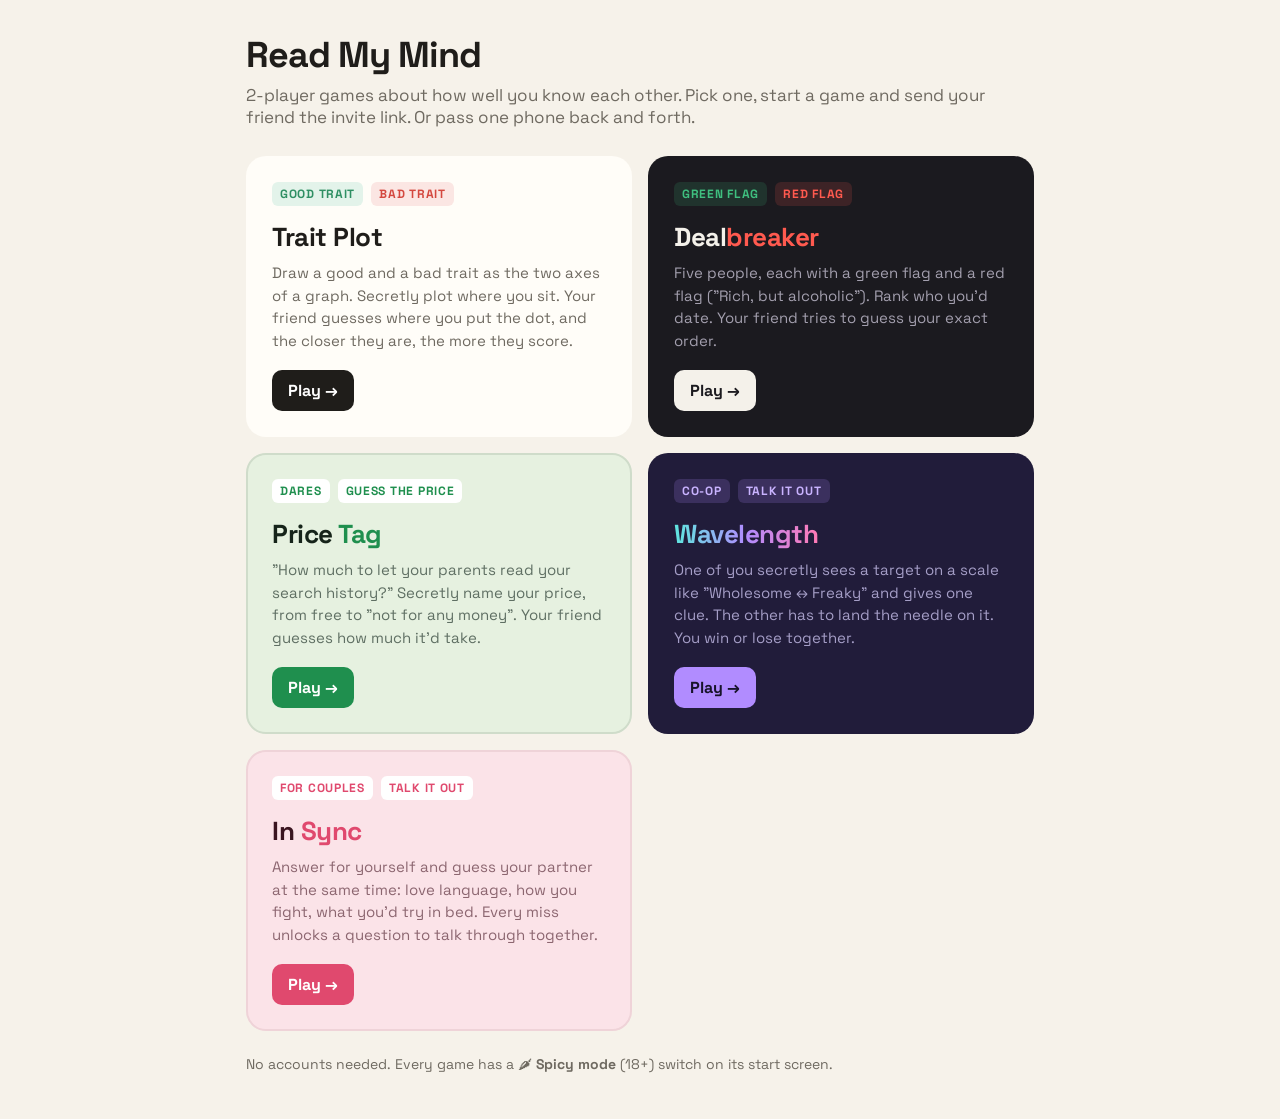
<file: index.html>
<!DOCTYPE html>
<html lang="en">
<head>
<meta charset="utf-8">
<meta name="viewport" content="width=device-width, initial-scale=1">
<title>Read My Mind — 2-player games</title>
<link rel="preconnect" href="https://fonts.googleapis.com">
<link href="https://fonts.googleapis.com/css2?family=Space+Grotesk:wght@400;500;600;700&display=swap" rel="stylesheet">
<style>
  *{box-sizing:border-box}
  body{margin:0;min-height:100vh;background:#f6f2ea;color:#1f1d1a;font-family:"Space Grotesk",system-ui,sans-serif;display:flex;align-items:center}
  .wrap{max-width:820px;margin:0 auto;padding:32px 16px}
  h1{font-size:36px;margin:0 0 6px;letter-spacing:-1px}
  .sub{color:#6f6a61;margin:0 0 28px;font-size:17px}
  .grid{display:grid;gap:16px;grid-template-columns:repeat(auto-fit,minmax(280px,1fr))}
  a.game{display:block;text-decoration:none;color:inherit;border-radius:20px;padding:24px;border:2px solid transparent;transition:transform .12s, box-shadow .12s}
  a.game:hover{transform:translateY(-3px);box-shadow:0 10px 24px rgba(0,0,0,.12)}
  a.game h2{margin:0 0 8px;font-size:26px;letter-spacing:-.5px}
  a.game p{margin:0 0 18px;line-height:1.5;font-size:15px}
  .play{display:inline-block;font-weight:700;padding:10px 16px;border-radius:10px}
  .tp{background:#fffdf8;border-color:#d9d2c4}
  .tp p{color:#6f6a61} .tp .play{background:#1f1d1a;color:#fff}
  .tp .tags span:nth-child(1){background:#e3f3ea;color:#2f8f63} .tp .tags span:nth-child(2){background:#fbe6e3;color:#d4483f}
  a.game.db{background:#1b1a1f;color:#f4f1ea}
  .db p{color:#a39fae} a.game.db h2{color:#f4f1ea} a.game.db h2 span{color:#ff5a4f} .db .play{background:#f4f1ea;color:#1b1a1f}
  .db .tags span:nth-child(1){background:rgba(63,191,127,.15);color:#3fbf7f} .db .tags span:nth-child(2){background:rgba(255,90,79,.15);color:#ff5a4f}
  a.game.pt{background:#e6f1e0;color:#16241a;border-color:#cfdcca}
  .pt p{color:#5f6f63} .pt h2 span{color:#1f8f4e} .pt .play{background:#1f8f4e;color:#fff}
  .pt .tags span{background:#fff;color:#1f8f4e}
  a.game.wl{background:#211c3a;color:#f1edff}
  a.game.wl h2{color:#f1edff} .wl p{color:#a59ec7} .wl .play{background:#b18cff;color:#17132a}
  .wl h2 span{background:linear-gradient(90deg,#5ee7df,#b18cff,#ff7ab6);-webkit-background-clip:text;background-clip:text;color:transparent}
  .wl .tags span{background:rgba(177,140,255,.18);color:#c9b3ff}
  a.game.is{background:#fbe3e8;color:#3a1520;border-color:#efd3d8}
  .is p{color:#8c6670} .is h2 span{color:#e0496e} .is .play{background:#e0496e;color:#fff}
  .is .tags span{background:#fff;color:#e0496e}
  .tags{display:flex;gap:8px;margin-bottom:14px}
  .tags span{font-size:12px;font-weight:700;text-transform:uppercase;letter-spacing:.06em;padding:4px 8px;border-radius:6px}
  .foot{color:#6f6a61;font-size:14px;margin-top:24px}
</style>
</head>
<body>
<div class="wrap">
  <h1>Read My Mind</h1>
  <p class="sub">2-player games about how well you know each other. Pick one, start a game and send your friend the invite link. Or pass one phone back and forth.</p>
  <div class="grid">
    <a class="game tp" href="./trait-plot.html">
      <div class="tags"><span>Good trait</span><span>Bad trait</span></div>
      <h2>Trait Plot</h2>
      <p>Draw a good and a bad trait as the two axes of a graph. Secretly plot where you sit. Your friend guesses where you put the dot, and the closer they are, the more they score.</p>
      <span class="play">Play →</span>
    </a>
    <a class="game db" href="./dealbreaker.html">
      <div class="tags"><span>Green flag</span><span>Red flag</span></div>
      <h2>Deal<span>breaker</span></h2>
      <p>Five people, each with a green flag and a red flag ("Rich, but alcoholic"). Rank who you'd date. Your friend tries to guess your exact order.</p>
      <span class="play">Play →</span>
    </a>
    <a class="game pt" href="./price-tag.html">
      <div class="tags"><span>Dares</span><span>Guess the price</span></div>
      <h2>Price <span>Tag</span></h2>
      <p>"How much to let your parents read your search history?" Secretly name your price, from free to "not for any money". Your friend guesses how much it'd take.</p>
      <span class="play">Play →</span>
    </a>
    <a class="game wl" href="./wavelength.html">
      <div class="tags"><span>Co-op</span><span>Talk it out</span></div>
      <h2><span>Wavelength</span></h2>
      <p>One of you secretly sees a target on a scale like "Wholesome ↔ Freaky" and gives one clue. The other has to land the needle on it. You win or lose together.</p>
      <span class="play">Play →</span>
    </a>
    <a class="game is" href="./in-sync.html">
      <div class="tags"><span>For couples</span><span>Talk it out</span></div>
      <h2>In <span>Sync</span></h2>
      <p>Answer for yourself and guess your partner at the same time: love language, how you fight, what you'd try in bed. Every miss unlocks a question to talk through together.</p>
      <span class="play">Play →</span>
    </a>
  </div>
  <p class="foot">No accounts needed. Every game has a 🌶 <b>Spicy mode</b> (18+) switch on its start screen.</p>
</div>
</body>
</html>
</file>
